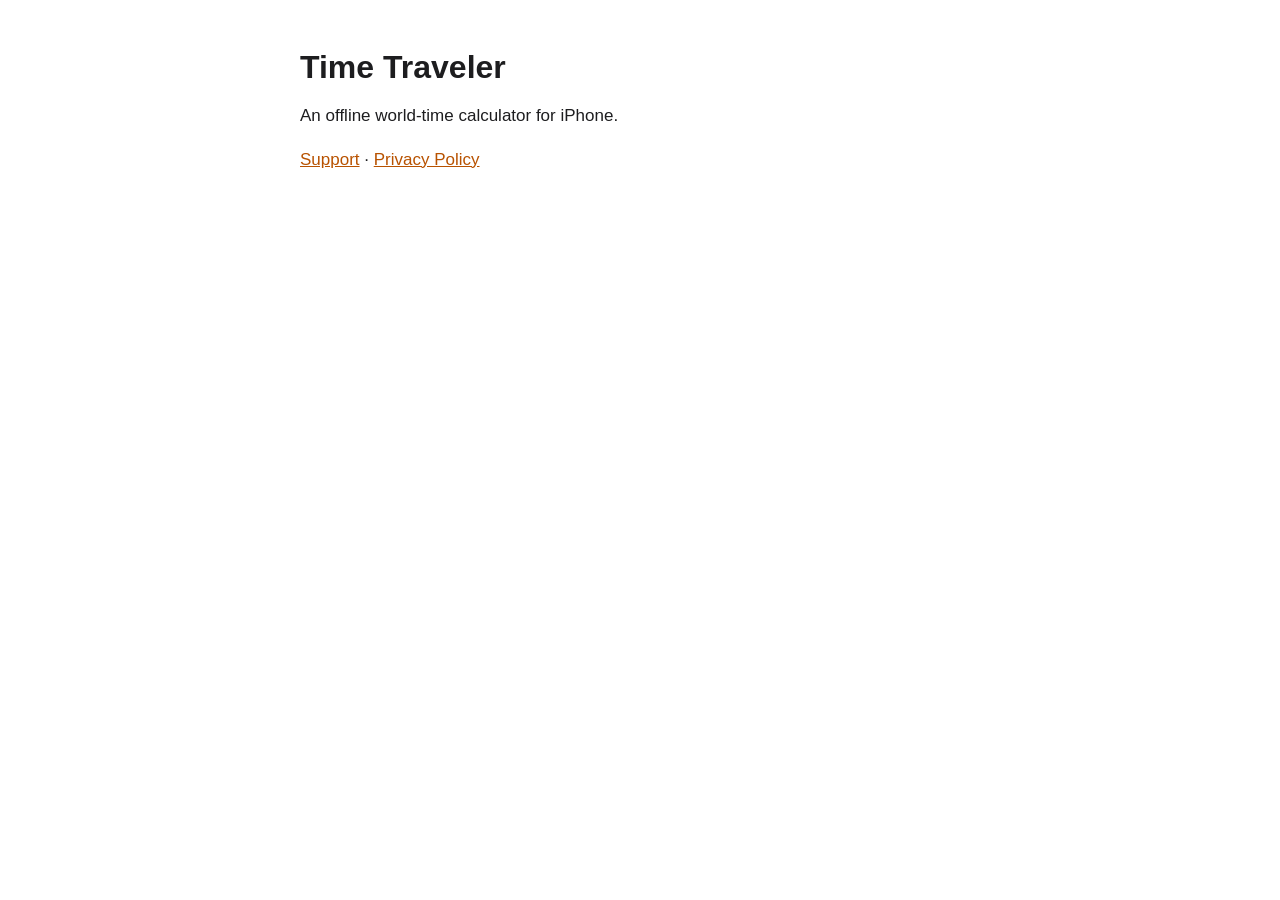
<file: index.html>
<!doctype html>
<html lang="en">
<head>
<meta charset="utf-8">
<meta name="viewport" content="width=device-width, initial-scale=1">
<title>Time Traveler</title>
<link rel="stylesheet" href="style.css">
</head>
<body>
<main>
  <h1>Time Traveler</h1>
  <p>An offline world-time calculator for iPhone.</p>
  <p><a href="support.html">Support</a> · <a href="privacy.html">Privacy Policy</a></p>
</main>
</body>
</html>
</file>
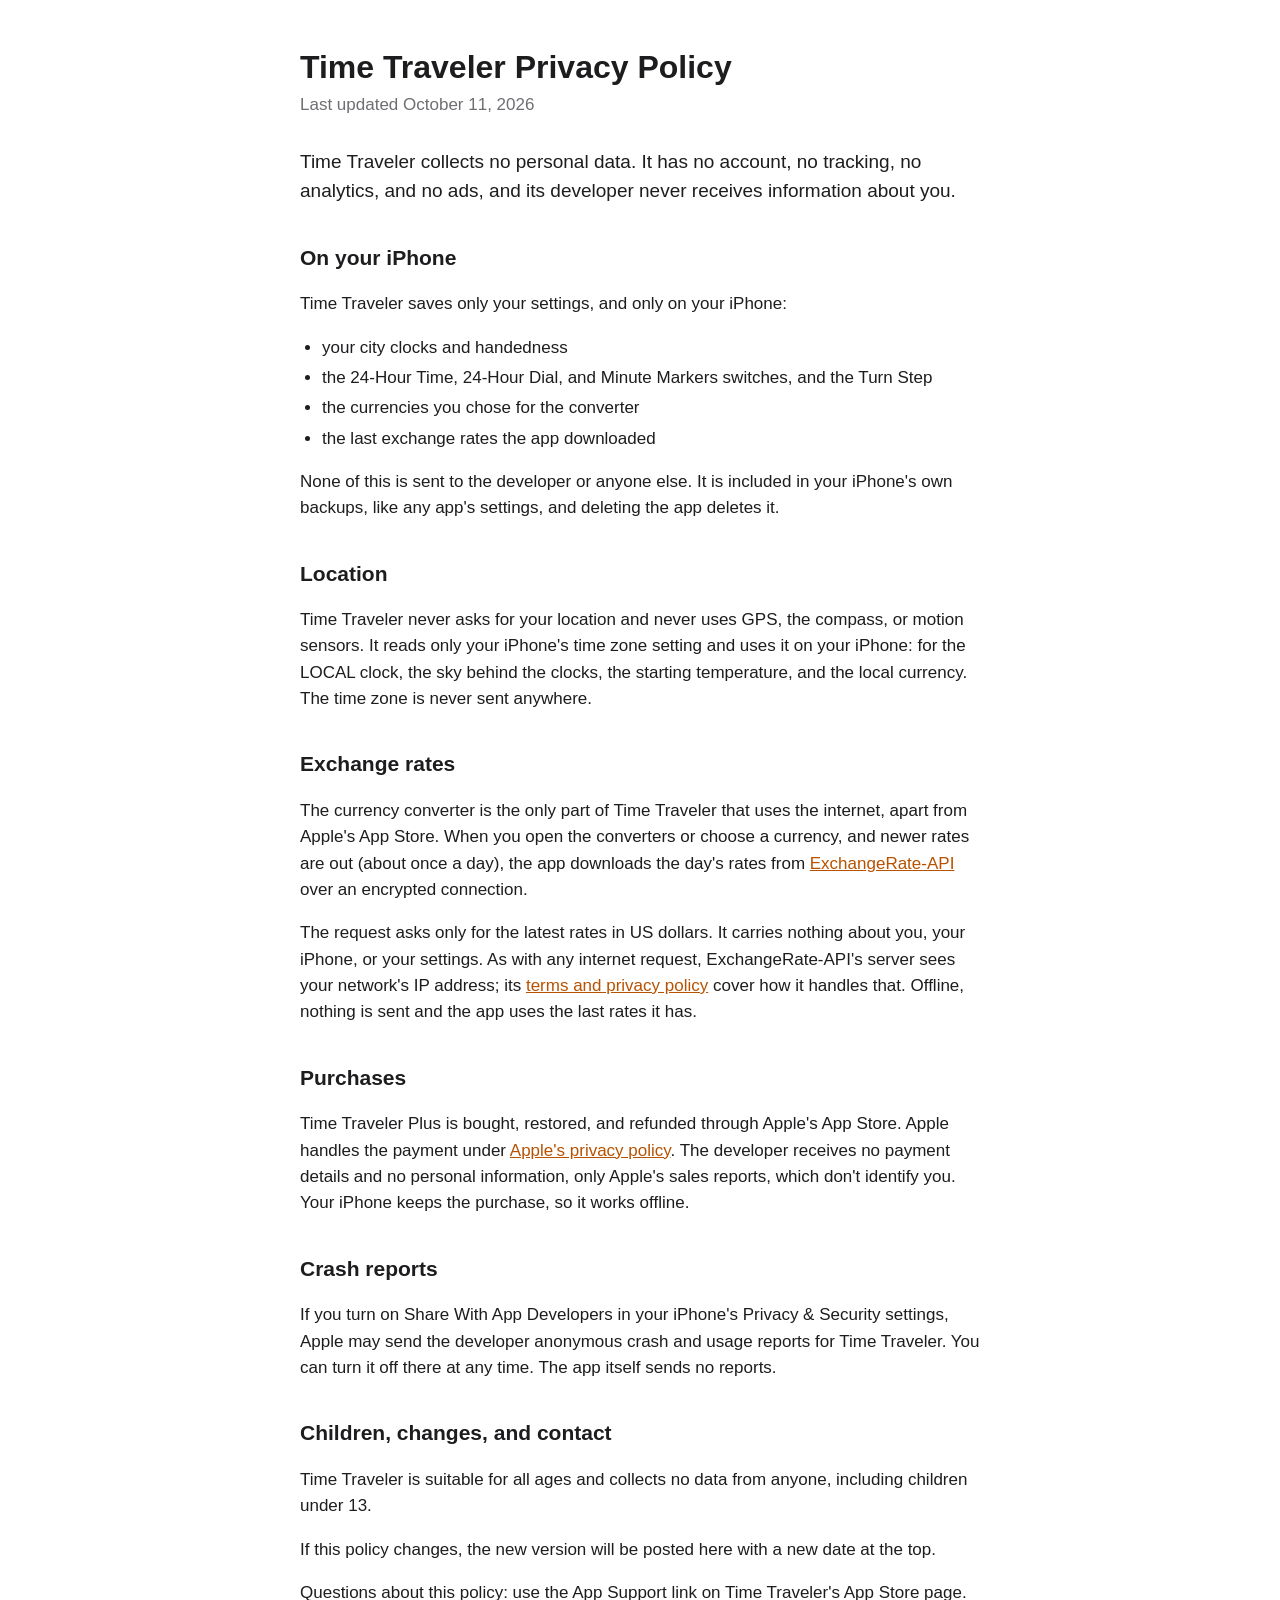
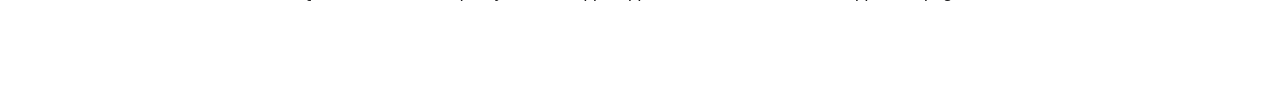
<file: privacy.html>
<!doctype html>
<html lang="en">
<head>
<meta charset="utf-8">
<meta name="viewport" content="width=device-width, initial-scale=1">
<title>Time Traveler Privacy Policy</title>
<meta name="description" content="Time Traveler collects no personal data.">
<link rel="stylesheet" href="style.css">
</head>
<body>
<main>
  <h1>Time Traveler Privacy Policy</h1>
  <p class="date">Last updated October 11, 2026</p>

  <p class="lead">Time Traveler collects no personal data. It has no account, no tracking, no analytics, and no ads, and its developer never receives information about you.</p>

  <h2>On your iPhone</h2>
  <p>Time Traveler saves only your settings, and only on your iPhone:</p>
  <ul>
    <li>your city clocks and handedness</li>
    <li>the 24-Hour Time, 24-Hour Dial, and Minute Markers switches, and the Turn Step</li>
    <li>the currencies you chose for the converter</li>
    <li>the last exchange rates the app downloaded</li>
  </ul>
  <p>None of this is sent to the developer or anyone else. It is included in your iPhone's own backups, like any app's settings, and deleting the app deletes it.</p>

  <h2>Location</h2>
  <p>Time Traveler never asks for your location and never uses GPS, the compass, or motion sensors. It reads only your iPhone's time zone setting and uses it on your iPhone: for the LOCAL clock, the sky behind the clocks, the starting temperature, and the local currency. The time zone is never sent anywhere.</p>

  <h2>Exchange rates</h2>
  <p>The currency converter is the only part of Time Traveler that uses the internet, apart from Apple's App Store. When you open the converters or choose a currency, and newer rates are out (about once a day), the app downloads the day's rates from <a href="https://www.exchangerate-api.com">ExchangeRate-API</a> over an encrypted connection.</p>
  <p>The request asks only for the latest rates in US dollars. It carries nothing about you, your iPhone, or your settings. As with any internet request, ExchangeRate-API's server sees your network's IP address; its <a href="https://www.exchangerate-api.com/terms">terms and privacy policy</a> cover how it handles that. Offline, nothing is sent and the app uses the last rates it has.</p>

  <h2>Purchases</h2>
  <p>Time Traveler Plus is bought, restored, and refunded through Apple's App Store. Apple handles the payment under <a href="https://www.apple.com/legal/privacy/">Apple's privacy policy</a>. The developer receives no payment details and no personal information, only Apple's sales reports, which don't identify you. Your iPhone keeps the purchase, so it works offline.</p>

  <h2>Crash reports</h2>
  <p>If you turn on Share With App Developers in your iPhone's Privacy &amp; Security settings, Apple may send the developer anonymous crash and usage reports for Time Traveler. You can turn it off there at any time. The app itself sends no reports.</p>

  <h2>Children, changes, and contact</h2>
  <p>Time Traveler is suitable for all ages and collects no data from anyone, including children under 13.</p>
  <p>If this policy changes, the new version will be posted here with a new date at the top.</p>
  <p>Questions about this policy: use the App Support link on Time Traveler's App Store page.</p>
</main>
</body>
</html>
</file>
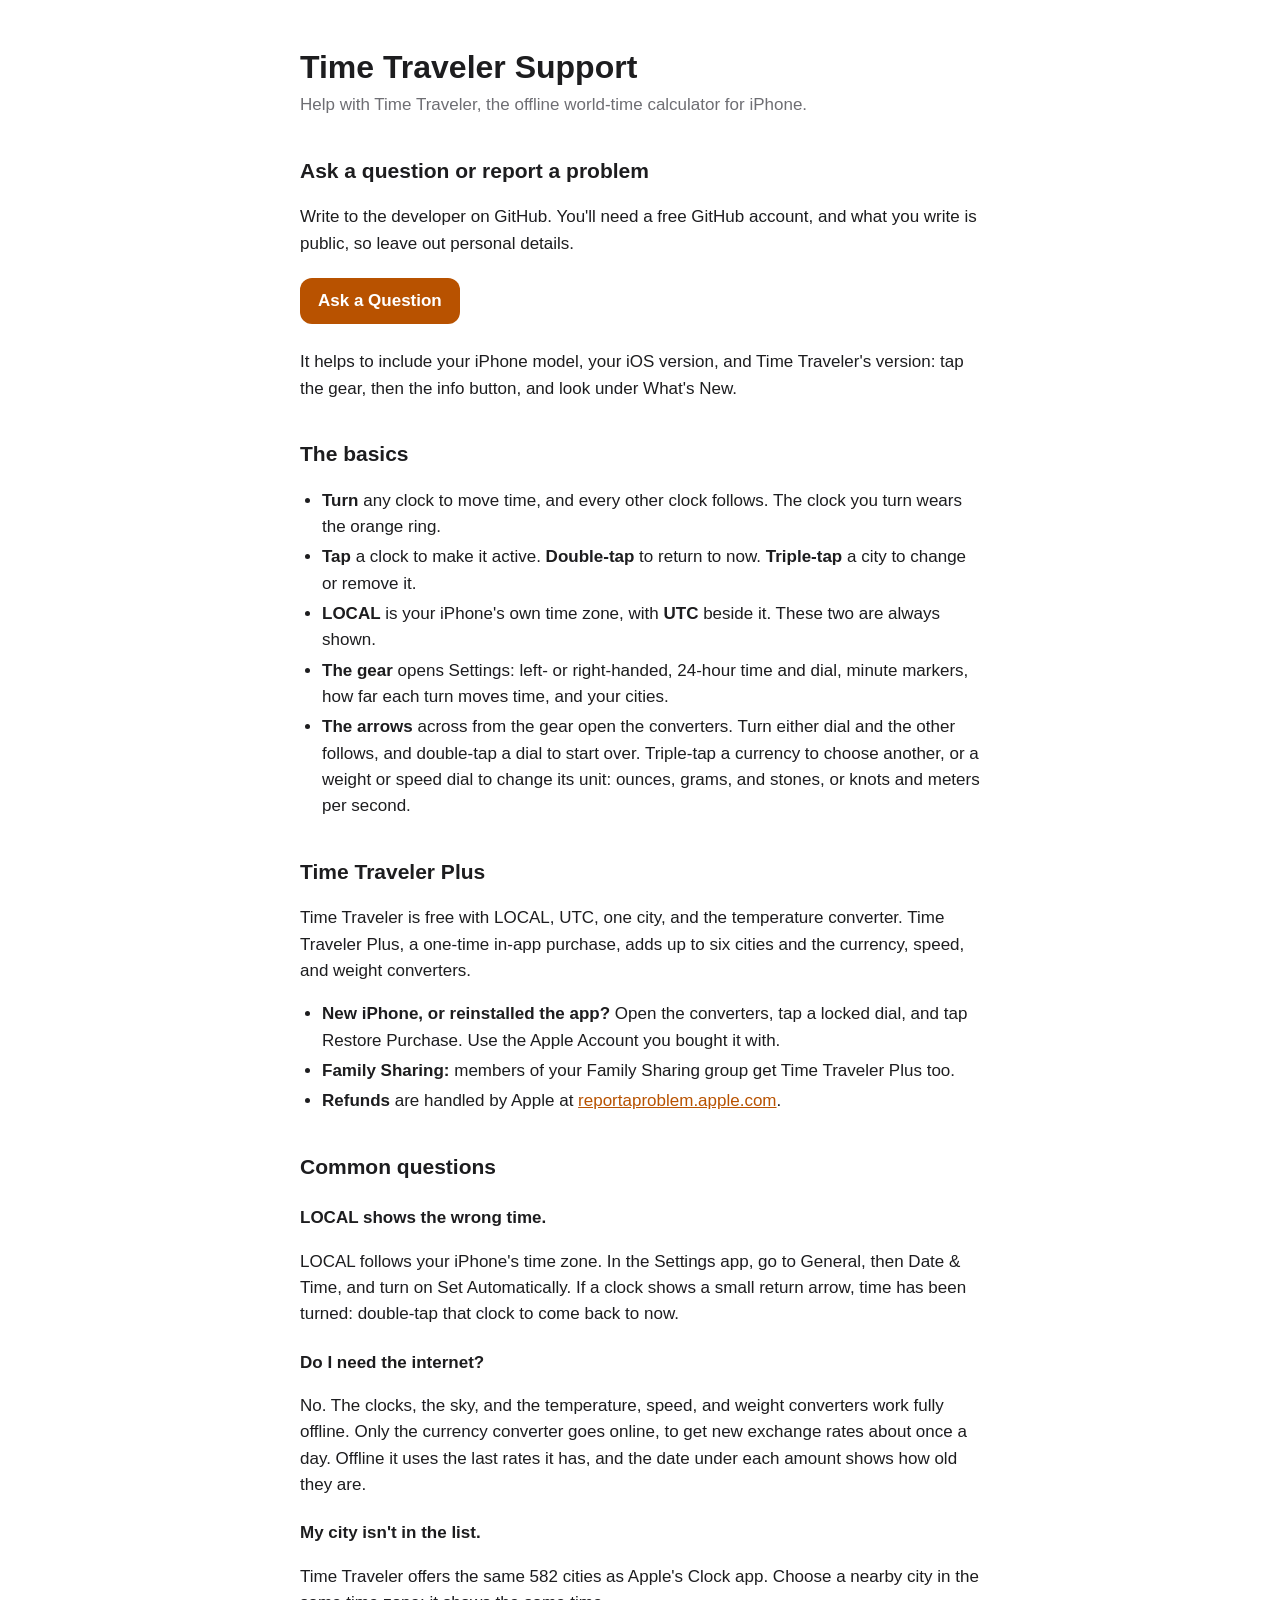
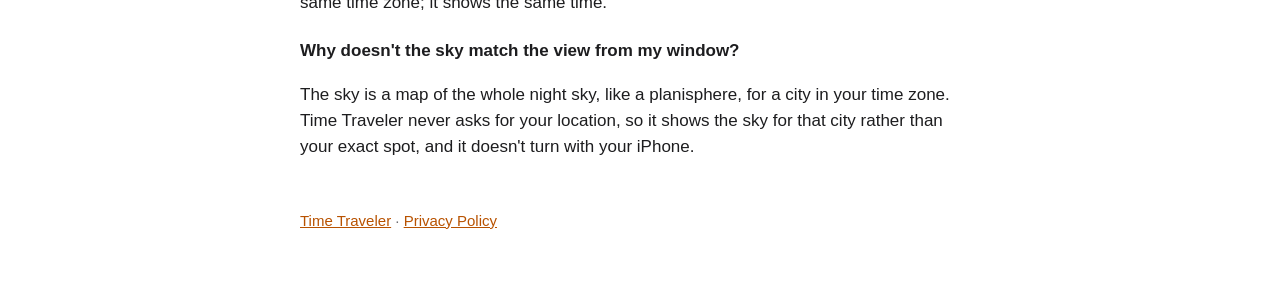
<file: support.html>
<!doctype html>
<html lang="en">
<head>
<meta charset="utf-8">
<meta name="viewport" content="width=device-width, initial-scale=1">
<title>Time Traveler Support</title>
<meta name="description" content="Help with Time Traveler, the offline world-time calculator for iPhone.">
<link rel="stylesheet" href="style.css">
</head>
<body>
<main>
  <h1>Time Traveler Support</h1>
  <p class="date">Help with Time Traveler, the offline world-time calculator for iPhone.</p>

  <h2>Ask a question or report a problem</h2>
  <p>Write to the developer on GitHub. You'll need a free GitHub account, and what you write is public, so leave out personal details.</p>
  <p><a class="button" href="https://github.com/pgyore/TimeTraveler-site/issues/new?template=support.yml">Ask a Question</a></p>
  <p>It helps to include your iPhone model, your iOS version, and Time Traveler's version: tap the gear, then the info button, and look under What's New.</p>

  <h2>The basics</h2>
  <ul>
    <li><strong>Turn</strong> any clock to move time, and every other clock follows. The clock you turn wears the orange ring.</li>
    <li><strong>Tap</strong> a clock to make it active. <strong>Double-tap</strong> to return to now. <strong>Triple-tap</strong> a city to change or remove it.</li>
    <li><strong>LOCAL</strong> is your iPhone's own time zone, with <strong>UTC</strong> beside it. These two are always shown.</li>
    <li><strong>The gear</strong> opens Settings: left- or right-handed, 24-hour time and dial, minute markers, how far each turn moves time, and your cities.</li>
    <li><strong>The arrows</strong> across from the gear open the converters. Turn either dial and the other follows, and double-tap a dial to start over. Triple-tap a currency to choose another, or a weight or speed dial to change its unit: ounces, grams, and stones, or knots and meters per second.</li>
  </ul>

  <h2>Time Traveler Plus</h2>
  <p>Time Traveler is free with LOCAL, UTC, one city, and the temperature converter. Time Traveler Plus, a one-time in-app purchase, adds up to six cities and the currency, speed, and weight converters.</p>
  <ul>
    <li><strong>New iPhone, or reinstalled the app?</strong> Open the converters, tap a locked dial, and tap Restore Purchase. Use the Apple Account you bought it with.</li>
    <li><strong>Family Sharing:</strong> members of your Family Sharing group get Time Traveler Plus too.</li>
    <li><strong>Refunds</strong> are handled by Apple at <a href="https://reportaproblem.apple.com">reportaproblem.apple.com</a>.</li>
  </ul>

  <h2>Common questions</h2>

  <h3>LOCAL shows the wrong time.</h3>
  <p>LOCAL follows your iPhone's time zone. In the Settings app, go to General, then Date &amp; Time, and turn on Set Automatically. If a clock shows a small return arrow, time has been turned: double-tap that clock to come back to now.</p>

  <h3>Do I need the internet?</h3>
  <p>No. The clocks, the sky, and the temperature, speed, and weight converters work fully offline. Only the currency converter goes online, to get new exchange rates about once a day. Offline it uses the last rates it has, and the date under each amount shows how old they are.</p>

  <h3>My city isn't in the list.</h3>
  <p>Time Traveler offers the same 582 cities as Apple's Clock app. Choose a nearby city in the same time zone; it shows the same time.</p>

  <h3>Why doesn't the sky match the view from my window?</h3>
  <p>The sky is a map of the whole night sky, like a planisphere, for a city in your time zone. Time Traveler never asks for your location, so it shows the sky for that city rather than your exact spot, and it doesn't turn with your iPhone.</p>

  <footer><a href="index.html">Time Traveler</a> · <a href="privacy.html">Privacy Policy</a></footer>
</main>
</body>
</html>
</file>
<file: style.css>
:root {
  color-scheme: light dark;
  --text: #1d1d1f;
  --muted: #6e6e73;
  --link: #b85200;
  --background: #ffffff;
}
@media (prefers-color-scheme: dark) {
  :root {
    --text: #f5f5f7;
    --muted: #a1a1a6;
    --link: #ff9f0a;
    --background: #000000;
  }
}
body {
  margin: 0;
  background: var(--background);
  color: var(--text);
  font: 17px/1.55 -apple-system, BlinkMacSystemFont, "Helvetica Neue", Helvetica, Arial, sans-serif;
}
main {
  max-width: 680px;
  margin: 0 auto;
  padding: 48px 20px 64px;
}
h1 { font-size: 32px; line-height: 1.2; margin: 0 0 6px; }
h2 { font-size: 21px; margin: 36px 0 8px; }
h3 { font-size: 17px; margin: 22px 0 4px; }
.date { color: var(--muted); margin: 0 0 28px; }
.lead { font-size: 19px; }
.button {
  display: inline-block;
  margin: 4px 0 8px;
  padding: 10px 18px;
  border-radius: 12px;
  background: var(--link);
  color: var(--background);
  font-weight: 600;
  text-decoration: none;
}
a { color: var(--link); }
ul { padding-left: 22px; }
li { margin: 4px 0; }
footer { margin-top: 48px; color: var(--muted); font-size: 15px; }
</file>
